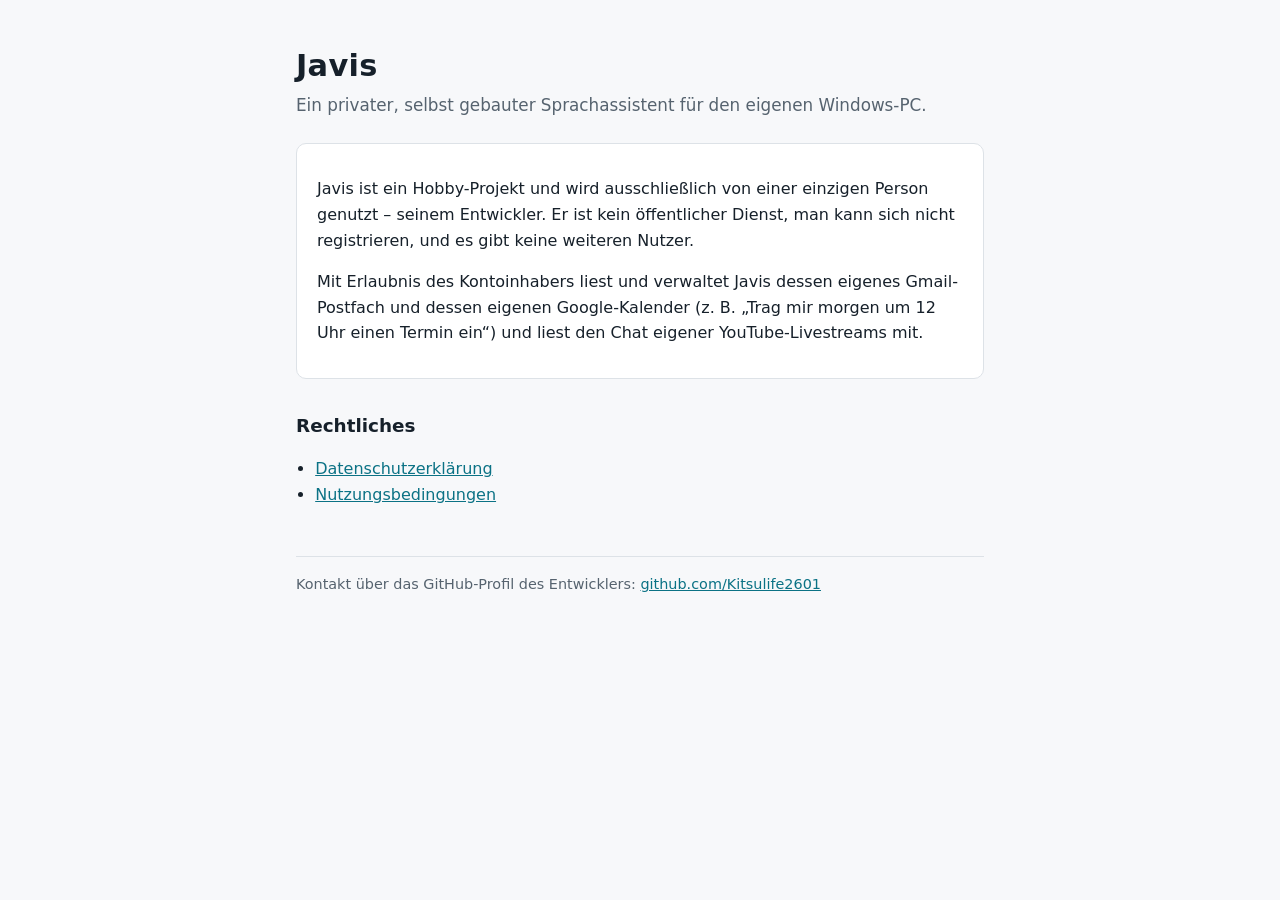
<file: index.html>
<!doctype html>
<html lang="de">
<head>
<meta charset="utf-8">
<meta name="viewport" content="width=device-width, initial-scale=1">
<title>Javis – privater Assistent</title>
<link rel="stylesheet" href="style.css">
</head>
<body>
<main>
  <h1>Javis</h1>
  <p class="lead">Ein privater, selbst gebauter Sprachassistent für den eigenen Windows-PC.</p>

  <div class="card">
    <p>Javis ist ein Hobby-Projekt und wird ausschließlich von einer einzigen Person
    genutzt – seinem Entwickler. Er ist kein öffentlicher Dienst, man kann sich nicht
    registrieren, und es gibt keine weiteren Nutzer.</p>
    <p>Mit Erlaubnis des Kontoinhabers liest und verwaltet Javis dessen eigenes
    Gmail-Postfach und dessen eigenen Google-Kalender (z.&nbsp;B. „Trag mir morgen
    um 12 Uhr einen Termin ein“) und liest den Chat eigener YouTube-Livestreams mit.</p>
  </div>

  <h2>Rechtliches</h2>
  <ul>
    <li><a href="datenschutz.html">Datenschutzerklärung</a></li>
    <li><a href="nutzungsbedingungen.html">Nutzungsbedingungen</a></li>
  </ul>

  <footer>Kontakt über das GitHub-Profil des Entwicklers:
    <a href="https://github.com/Kitsulife2601">github.com/Kitsulife2601</a></footer>
</main>
</body>
</html>
</file>
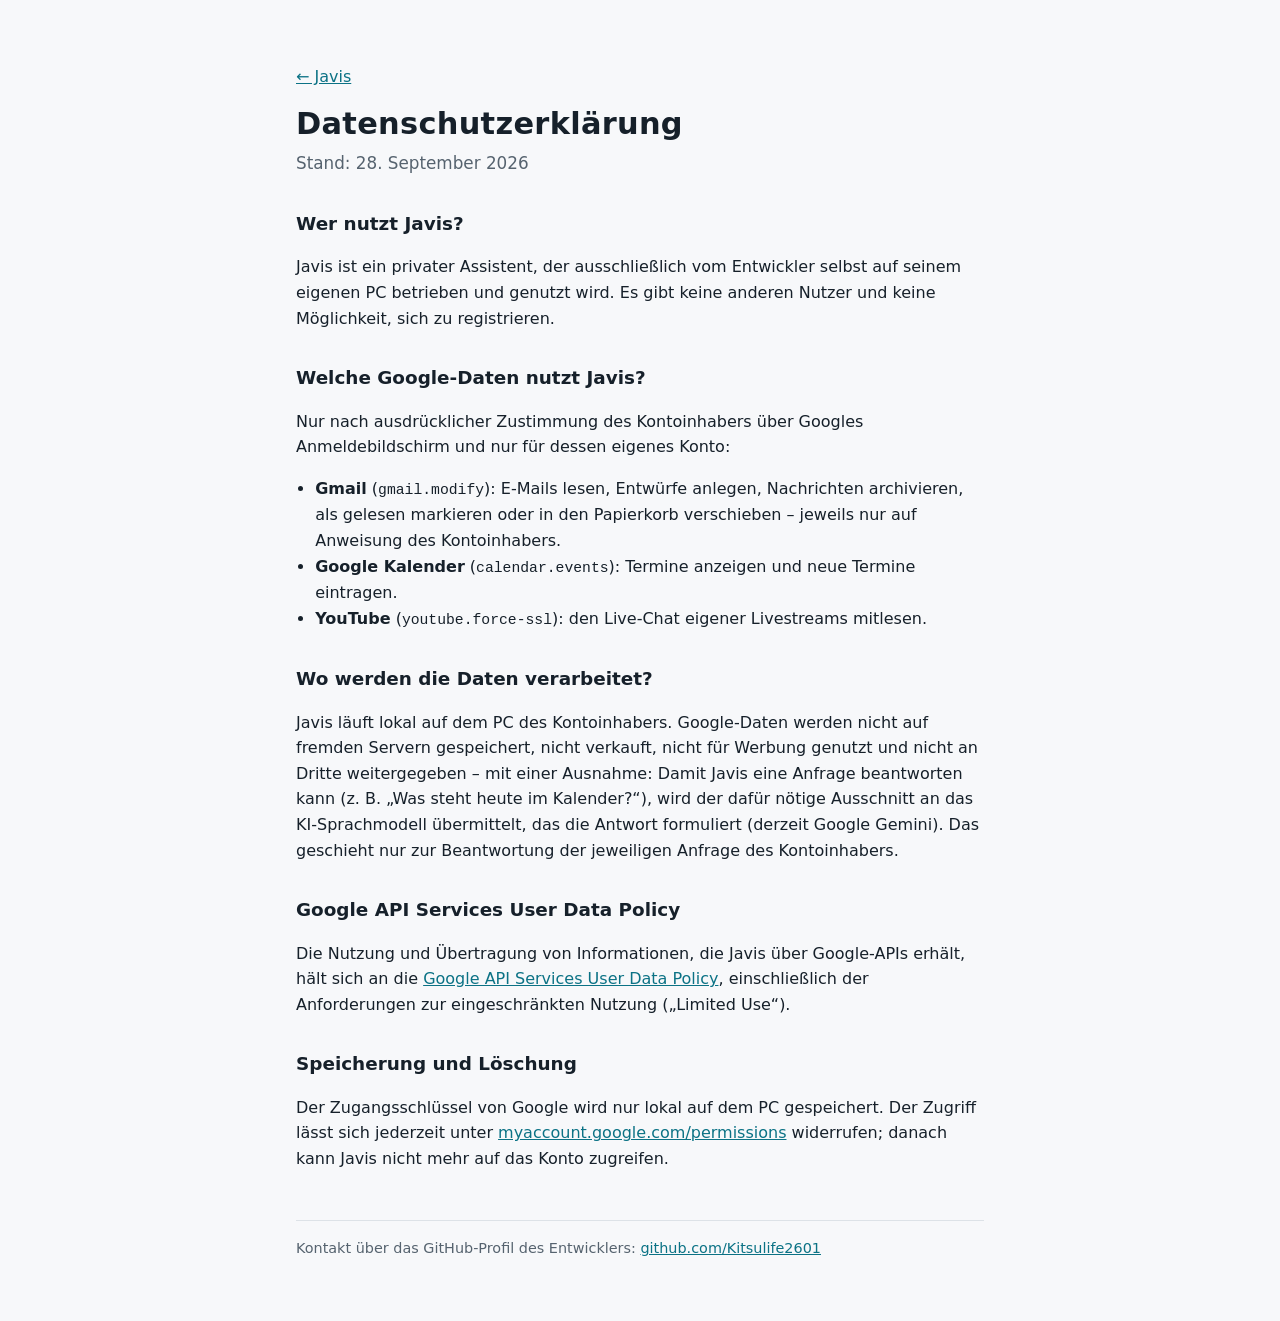
<file: datenschutz.html>
<!doctype html>
<html lang="de">
<head>
<meta charset="utf-8">
<meta name="viewport" content="width=device-width, initial-scale=1">
<title>Javis – Datenschutzerklärung</title>
<link rel="stylesheet" href="style.css">
</head>
<body>
<main>
  <p><a href="index.html">← Javis</a></p>
  <h1>Datenschutzerklärung</h1>
  <p class="lead">Stand: 28. September 2026</p>

  <h2>Wer nutzt Javis?</h2>
  <p>Javis ist ein privater Assistent, der ausschließlich vom Entwickler selbst auf
  seinem eigenen PC betrieben und genutzt wird. Es gibt keine anderen Nutzer und
  keine Möglichkeit, sich zu registrieren.</p>

  <h2>Welche Google-Daten nutzt Javis?</h2>
  <p>Nur nach ausdrücklicher Zustimmung des Kontoinhabers über Googles
  Anmeldebildschirm und nur für dessen eigenes Konto:</p>
  <ul>
    <li><strong>Gmail</strong> (<code>gmail.modify</code>): E-Mails lesen, Entwürfe anlegen,
      Nachrichten archivieren, als gelesen markieren oder in den Papierkorb verschieben –
      jeweils nur auf Anweisung des Kontoinhabers.</li>
    <li><strong>Google Kalender</strong> (<code>calendar.events</code>): Termine anzeigen und
      neue Termine eintragen.</li>
    <li><strong>YouTube</strong> (<code>youtube.force-ssl</code>): den Live-Chat eigener
      Livestreams mitlesen.</li>
  </ul>

  <h2>Wo werden die Daten verarbeitet?</h2>
  <p>Javis läuft lokal auf dem PC des Kontoinhabers. Google-Daten werden nicht auf
  fremden Servern gespeichert, nicht verkauft, nicht für Werbung genutzt und nicht an
  Dritte weitergegeben – mit einer Ausnahme: Damit Javis eine Anfrage beantworten
  kann (z.&nbsp;B. „Was steht heute im Kalender?“), wird der dafür nötige Ausschnitt an
  das KI-Sprachmodell übermittelt, das die Antwort formuliert (derzeit Google Gemini).
  Das geschieht nur zur Beantwortung der jeweiligen Anfrage des Kontoinhabers.</p>

  <h2>Google API Services User Data Policy</h2>
  <p>Die Nutzung und Übertragung von Informationen, die Javis über Google-APIs erhält,
  hält sich an die
  <a href="https://developers.google.com/terms/api-services-user-data-policy">Google API Services User Data Policy</a>,
  einschließlich der Anforderungen zur eingeschränkten Nutzung („Limited Use“).</p>

  <h2>Speicherung und Löschung</h2>
  <p>Der Zugangsschlüssel von Google wird nur lokal auf dem PC gespeichert. Der Zugriff
  lässt sich jederzeit unter
  <a href="https://myaccount.google.com/permissions">myaccount.google.com/permissions</a>
  widerrufen; danach kann Javis nicht mehr auf das Konto zugreifen.</p>

  <footer>Kontakt über das GitHub-Profil des Entwicklers:
    <a href="https://github.com/Kitsulife2601">github.com/Kitsulife2601</a></footer>
</main>
</body>
</html>
</file>
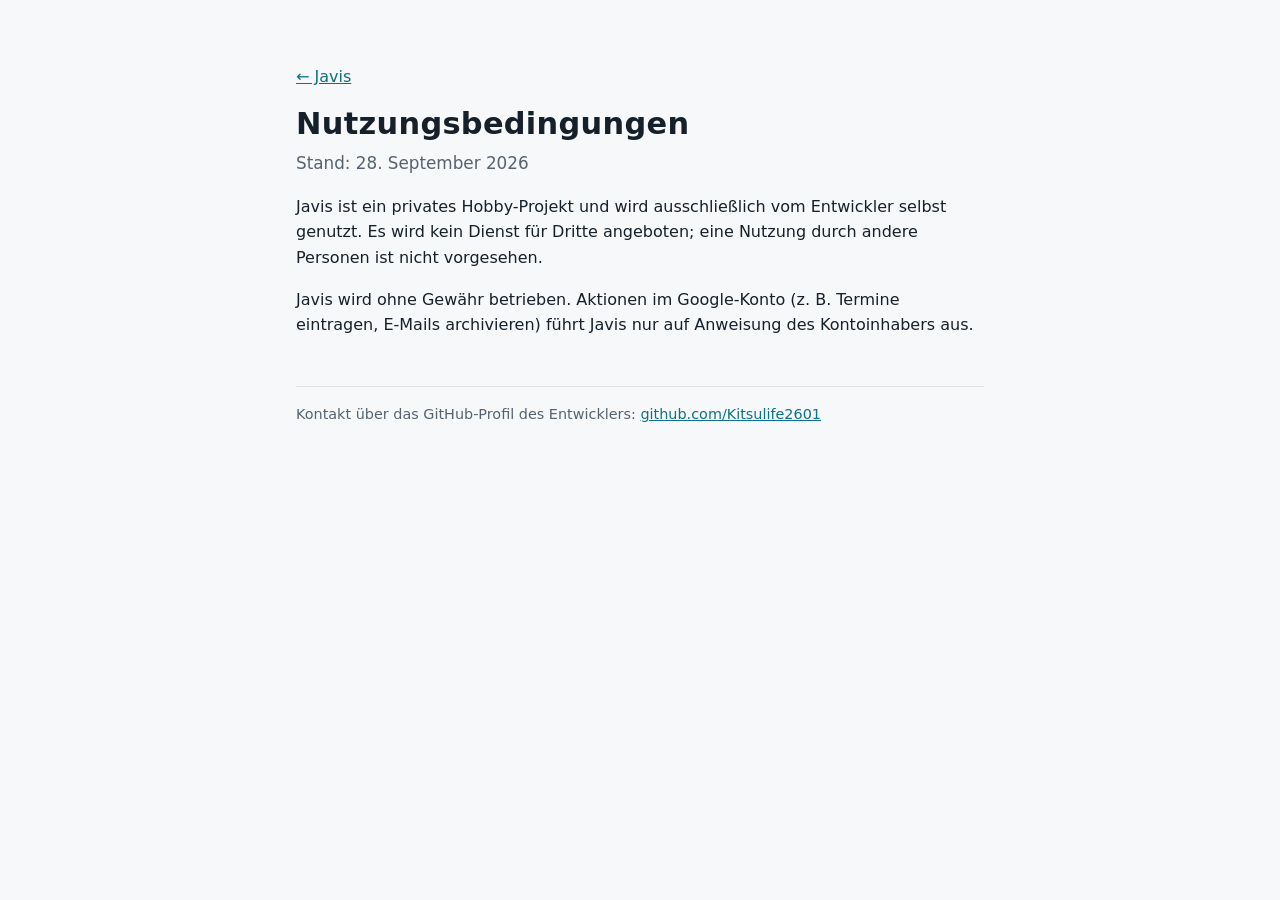
<file: nutzungsbedingungen.html>
<!doctype html>
<html lang="de">
<head>
<meta charset="utf-8">
<meta name="viewport" content="width=device-width, initial-scale=1">
<title>Javis – Nutzungsbedingungen</title>
<link rel="stylesheet" href="style.css">
</head>
<body>
<main>
  <p><a href="index.html">← Javis</a></p>
  <h1>Nutzungsbedingungen</h1>
  <p class="lead">Stand: 28. September 2026</p>

  <p>Javis ist ein privates Hobby-Projekt und wird ausschließlich vom Entwickler selbst
  genutzt. Es wird kein Dienst für Dritte angeboten; eine Nutzung durch andere Personen
  ist nicht vorgesehen.</p>
  <p>Javis wird ohne Gewähr betrieben. Aktionen im Google-Konto (z.&nbsp;B. Termine
  eintragen, E-Mails archivieren) führt Javis nur auf Anweisung des Kontoinhabers aus.</p>

  <footer>Kontakt über das GitHub-Profil des Entwicklers:
    <a href="https://github.com/Kitsulife2601">github.com/Kitsulife2601</a></footer>
</main>
</body>
</html>
</file>
<file: style.css>
:root {
  --bg: #f7f8fa;
  --ink: #16202a;
  --muted: #56636f;
  --line: #dde2e7;
  --accent: #0b7285;
  --card: #ffffff;
}
@media (prefers-color-scheme: dark) {
  :root { --bg: #0b1016; --ink: #e3eaf0; --muted: #93a1ad; --line: #22303c; --accent: #5fc9dd; --card: #111922; }
}
* { box-sizing: border-box; }
body {
  margin: 0;
  background: var(--bg);
  color: var(--ink);
  font: 16px/1.6 "Segoe UI", system-ui, -apple-system, sans-serif;
}
main { max-width: 720px; margin: 0 auto; padding: 48px 16px 64px; }
h1 { font-size: 1.9rem; line-height: 1.2; margin: 0 0 8px; letter-spacing: 0.01em; }
h2 { font-size: 1.15rem; margin: 32px 0 8px; }
p, li { color: var(--ink); }
.lead { color: var(--muted); font-size: 1.05rem; margin-top: 0; }
.card { background: var(--card); border: 1px solid var(--line); border-radius: 10px; padding: 16px 20px; margin-top: 24px; }
ul { padding-left: 1.2rem; }
a { color: var(--accent); }
footer { margin-top: 48px; padding-top: 16px; border-top: 1px solid var(--line); color: var(--muted); font-size: 0.9rem; }
code { font-size: 0.92em; }
</file>
